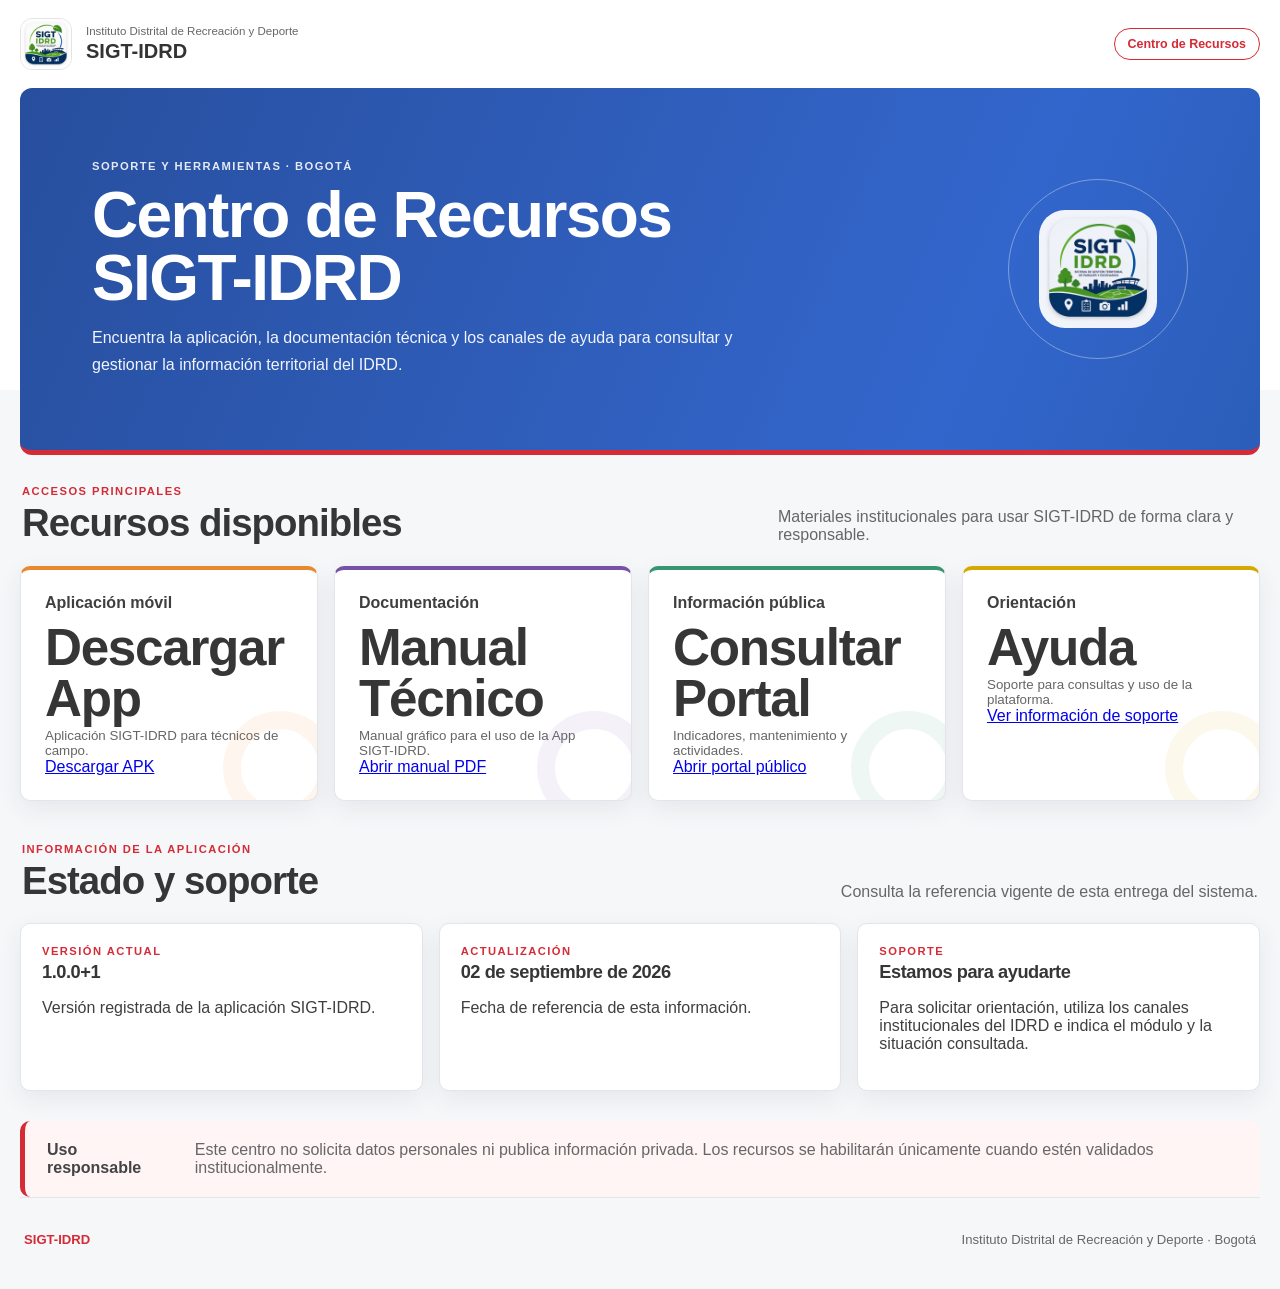
<file: recursos.html>
<!doctype html>
<html lang="es">
<head>
  <meta charset="utf-8">
  <meta name="viewport" content="width=device-width, initial-scale=1">
  <meta name="description" content="Centro de recursos del Sistema Integral de Gestión Territorial SIGT-IDRD.">
  <title>SIGT-IDRD | Centro de Recursos</title>
  <link rel="stylesheet" href="css/styles.css">
  <link rel="stylesheet" href="css/idrd-visual.css">
</head>
<body>
  <a class="skip-link" href="#contenido">Saltar al contenido</a>

  <header class="site-header">
    <div class="brand">
      <img class="brand-mark" style="width:52px;height:52px;padding:0;object-fit:cover;background:transparent;border-radius:12px" src="assets/branding/sigt_idrd_app_icon_1024.png" alt="Identidad visual SIGT-IDRD">
      <div>
        <p>Instituto Distrital de Recreación y Deporte</p>
        <strong>SIGT-IDRD</strong>
      </div>
    </div>
    <span class="public-badge">Centro de Recursos</span>
  </header>

  <main id="contenido">
    <section class="hero" aria-labelledby="titulo-recursos">
      <div>
        <p class="eyebrow">Soporte y herramientas · Bogotá</p>
        <h1 id="titulo-recursos">Centro de Recursos SIGT-IDRD</h1>
        <p>Encuentra la aplicación, la documentación técnica y los canales de ayuda para consultar y gestionar la información territorial del IDRD.</p>
      </div>
      <div class="hero-seal" aria-hidden="true">
        <img style="width:118px;height:118px;object-fit:cover;border-radius:26px;opacity:.94" src="assets/branding/sigt_idrd_app_icon_1024.png" alt="">
      </div>
    </section>

    <section class="page-section" aria-labelledby="recursos-disponibles">
      <div class="section-intro">
        <div>
          <p class="eyebrow">Accesos principales</p>
          <h2 id="recursos-disponibles">Recursos disponibles</h2>
        </div>
        <p>Materiales institucionales para usar SIGT-IDRD de forma clara y responsable.</p>
      </div>

      <div class="kpi-grid four">
        <article class="kpi-card orange">
          <span>Aplicación móvil</span>
          <strong>Descargar App</strong>
          <small>Aplicación SIGT-IDRD para técnicos de campo.</small>
          <a class="resource-action" href="https://github.com/Jhao21/sigt-idrd-portal/releases/download/campo-beta-v1/SIGT-IDRD_Campo_Beta_v1.apk" download>Descargar APK</a>
        </article>

        <article class="kpi-card blue">
          <span>Documentación</span>
          <strong>Manual Técnico</strong>
          <small>Manual gráfico para el uso de la App SIGT-IDRD.</small>
          <a class="resource-action" href="descargas/Manual_SIGT_IDRD_Tecnicos_Campo.pdf">Abrir manual PDF</a>
        </article>

        <article class="kpi-card green">
          <span>Información pública</span>
          <strong>Consultar Portal</strong>
          <small>Indicadores, mantenimiento y actividades.</small>
          <a class="resource-action" href="index.html">Abrir portal público</a>
        </article>

        <article class="kpi-card lime">
          <span>Orientación</span>
          <strong>Ayuda</strong>
          <small>Soporte para consultas y uso de la plataforma.</small>
          <a class="resource-action" href="#soporte">Ver información de soporte</a>
        </article>
      </div>

    </section>

    <section id="soporte" class="page-section" aria-labelledby="estado-recursos">
      <div class="section-intro">
        <div>
          <p class="eyebrow">Información de la aplicación</p>
          <h2 id="estado-recursos">Estado y soporte</h2>
        </div>
        <p>Consulta la referencia vigente de esta entrega del sistema.</p>
      </div>

      <div class="kpi-grid three">
        <article class="panel">
          <p class="eyebrow">Versión actual</p>
          <h3>1.0.0+1</h3>
          <p>Versión registrada de la aplicación SIGT-IDRD.</p>
        </article>
        <article class="panel">
          <p class="eyebrow">Actualización</p>
          <h3>02 de septiembre de 2026</h3>
          <p>Fecha de referencia de esta información.</p>
        </article>
        <article class="panel">
          <p class="eyebrow">Soporte</p>
          <h3>Estamos para ayudarte</h3>
          <p>Para solicitar orientación, utiliza los canales institucionales del IDRD e indica el módulo y la situación consultada.</p>
        </article>
      </div>
    </section>

    <aside class="privacy-note">
      <strong>Uso responsable</strong>
      <p>Este centro no solicita datos personales ni publica información privada. Los recursos se habilitarán únicamente cuando estén validados institucionalmente.</p>
    </aside>
  </main>

  <footer>
    <strong>SIGT-IDRD</strong>
    <p>Instituto Distrital de Recreación y Deporte · Bogotá</p>
  </footer>
</body>
</html>
</file>
<file: css/styles.css>
:root{--ink:#17302d;--muted:#60716d;--paper:#f3f5ef;--surface:#fff;--green:#007a58;--dark:#075543;--lime:#bdd532;--orange:#ee9c36;--blue:#3186a5;--line:#dce4dc;--shadow:0 18px 48px rgba(19,54,46,.09)}*{box-sizing:border-box}html{scroll-behavior:smooth}body{margin:0;color:var(--ink);background:var(--paper);font-family:Inter,"Segoe UI",Arial,sans-serif}.skip-link{position:absolute;left:-999px;top:8px;padding:10px;background:#fff;z-index:9999}.skip-link:focus{left:8px}.site-header,main,footer{width:min(1440px,calc(100% - 40px));margin:auto}.site-header{min-height:88px;display:flex;align-items:center;justify-content:space-between;gap:20px}.brand{display:flex;align-items:center;gap:14px}.brand-mark{padding:13px 10px;color:#fff;background:var(--green);border-radius:4px 16px;font-weight:900}.brand p{margin:0;color:var(--muted);font-size:.72rem}.brand strong{display:block;margin-top:3px;font-size:1.25rem}.public-badge{padding:8px 13px;color:var(--dark);border:1px solid var(--green);border-radius:99px;font-size:.78rem;font-weight:750}.hero{min-height:285px;padding:clamp(34px,6vw,72px);display:flex;align-items:center;justify-content:space-between;overflow:hidden;color:#fff;background:linear-gradient(120deg,#064b3c,#007a58 70%,#129571);border-radius:28px;box-shadow:var(--shadow)}.hero>div:first-child{max-width:780px}.eyebrow{margin:0;color:var(--green);font-size:.7rem;font-weight:850;letter-spacing:.13em;text-transform:uppercase}.hero .eyebrow{color:#dced89}.hero h1{margin:12px 0;max-width:750px;font:800 clamp(2.2rem,5vw,4.7rem)/.98 Georgia,serif;letter-spacing:-.045em}.hero p:last-child{max-width:650px;margin-bottom:0;color:#daebe5;line-height:1.65}.hero-seal{width:180px;height:180px;flex:none;display:grid;place-items:center;border:1px solid #ffffff55;border-radius:50%;box-shadow:inset 0 0 0 24px #ffffff0d;font:italic 700 1.1rem Georgia,serif}.section-nav{position:sticky;top:8px;z-index:900;width:max-content;max-width:100%;margin:20px auto;padding:6px;display:flex;gap:4px;background:#fffffff0;border:1px solid var(--line);border-radius:14px;box-shadow:var(--shadow);backdrop-filter:blur(10px)}.nav-tab{min-height:42px;padding:0 24px;color:var(--muted);background:transparent;border:0;border-radius:9px;font-weight:750;cursor:pointer}.nav-tab:hover{color:var(--dark);background:#edf3ee}.nav-tab.active{color:#fff;background:var(--green)}button:focus-visible,input:focus-visible{outline:3px solid #3186a555;outline-offset:2px}.page-section{padding:26px 0 12px}.page-section[hidden]{display:none}.section-intro{margin:4px 2px 22px;display:flex;align-items:end;justify-content:space-between;gap:24px}.section-intro h2{margin:6px 0 0;font:800 clamp(1.8rem,3vw,2.7rem)/1.05 Georgia,serif}.section-intro>p{max-width:480px;margin:0;color:var(--muted)}.kpi-grid{display:grid;gap:16px}.four{grid-template-columns:repeat(4,1fr)}.three{grid-template-columns:repeat(3,1fr)}.two{grid-template-columns:repeat(2,1fr);max-width:720px}.compact{margin:14px 0 20px}.kpi-card{min-height:164px;padding:24px;overflow:hidden;position:relative;color:var(--green);background:#fff;border:1px solid var(--line);border-radius:18px}.kpi-card:after{content:"";width:78px;height:78px;position:absolute;right:-20px;bottom:-25px;border:18px solid currentColor;border-radius:50%;opacity:.12}.kpi-card span,.kpi-card small{display:block;color:var(--muted)}.kpi-card span{color:var(--ink);font-weight:800}.kpi-card strong{display:block;margin:10px 0 4px;font:800 clamp(2.1rem,4vw,3.35rem)/1 Georgia,serif}.orange{color:var(--orange)}.green{color:var(--green)}.blue{color:var(--blue)}.lime{color:#819514}.privacy-note{margin-top:18px;padding:20px 22px;display:flex;gap:25px;color:var(--dark);background:#e7f0e9;border-left:5px solid var(--green);border-radius:10px}.privacy-note p{margin:0;color:var(--muted)}.filter-panel{padding:20px;display:grid;grid-template-columns:repeat(5,minmax(125px,1fr));gap:12px;align-items:end;background:#fff;border:1px solid var(--line);border-radius:18px;box-shadow:var(--shadow)}.activities-filters{grid-template-columns:repeat(6,minmax(110px,1fr))}.filter-panel label{display:grid;gap:7px;color:var(--muted);font-size:.76rem;font-weight:750}.filter-panel input,.filter-panel button{min-height:43px;border-radius:9px;font:inherit}.filter-panel input{width:100%;padding:0 11px;color:var(--ink);background:#fafbf8;border:1px solid var(--line)}.filter-panel input:disabled{background:#eef0ec}.filter-actions{display:flex;gap:8px;grid-column:1/-1;justify-content:flex-end}.filter-panel button{padding:0 18px;color:#fff;background:var(--green);border:0;cursor:pointer;font-weight:750}.filter-panel .secondary{color:var(--dark);background:#e7efea}.scope-note,.map-note{color:var(--muted);font-size:.78rem}.analytics-layout{display:grid;grid-template-columns:minmax(0,1.25fr) minmax(380px,.85fr);gap:18px}.panel{min-width:0;padding:21px;background:#fff;border:1px solid var(--line);border-radius:19px;box-shadow:var(--shadow)}.panel h3{margin:4px 0 8px;font-size:1.14rem}.panel-heading{display:flex;justify-content:space-between;gap:12px}.panel-heading>span{height:max-content;padding:6px 9px;color:var(--muted);background:var(--paper);border-radius:20px;font-size:.7rem}.map{height:590px;margin-top:14px;border-radius:13px;background:#dce7df}.chart-column{display:grid;gap:18px}.chart{height:250px}.three-charts .chart{height:190px}.status{min-height:24px;margin:18px 3px;color:var(--muted);font-size:.86rem}.status.error{color:#a43e31}footer{padding:34px 4px 42px;display:flex;justify-content:space-between;color:var(--muted);font-size:.82rem}footer strong{color:var(--green)}footer p{margin:0}@media(max-width:1050px){.four{grid-template-columns:repeat(2,1fr)}.filter-panel,.activities-filters{grid-template-columns:repeat(3,1fr)}.analytics-layout{grid-template-columns:1fr}.map{height:420px}.chart-column{grid-template-columns:repeat(2,1fr)}.three-charts{grid-template-columns:repeat(3,1fr)}}@media(max-width:720px){.site-header,main,footer{width:calc(100% - 24px)}.site-header{min-height:74px}.brand p,.public-badge{display:none}.hero{min-height:340px;padding:32px 24px;align-items:flex-start;position:relative}.hero-seal{position:absolute;right:-42px;bottom:-42px;width:160px;height:160px}.section-nav{width:100%}.nav-tab{flex:1;padding:0 8px}.section-intro{display:block}.section-intro>p{margin-top:10px}.three,.filter-panel,.activities-filters{grid-template-columns:repeat(2,1fr)}.chart-column,.three-charts{grid-template-columns:1fr}.chart,.three-charts .chart{height:245px}}@media(max-width:460px){.four,.three,.two,.filter-panel,.activities-filters{grid-template-columns:1fr}.hero h1{font-size:2.4rem}.map{height:350px}.filter-actions{display:grid}}
</file>
<file: css/idrd-visual.css>
:root {
  --ink: #3f3f3f;
  --muted: #666666;
  --paper: #f6f7f9;
  --surface: #ffffff;
  --green: #3366cc;
  --dark: #2454a6;
  --blue: #3366cc;
  --red-idrd: #d52b36;
  --purple-idrd: #7651a8;
  --orange-idrd: #e8882f;
  --green-idrd: #37966f;
  --yellow-idrd: #d6a900;
  --line: #e2e5e9;
  --shadow: 0 8px 24px rgba(33, 48, 69, 0.08);
}

body {
  color: var(--ink);
  background: linear-gradient(#ffffff 0, #ffffff 390px, var(--paper) 390px);
  font-family: Arial, Helvetica, sans-serif;
}

h1, h2, h3, .hero h1, .section-intro h2, .kpi-card strong {
  color: #363636;
  font-family: Arial, Helvetica, sans-serif;
  letter-spacing: -0.025em;
}

.site-header { background: #ffffff; }
.brand strong { color: #333333; }
.brand-mark { border: 1px solid #e4e4e4; box-shadow: none !important; }
.public-badge { color: var(--red-idrd); border-color: var(--red-idrd); }

.hero {
  color: #ffffff;
  background: linear-gradient(112deg, #284f9e 0%, #3366cc 76%, #2b5db9 100%);
  border-radius: 12px;
  box-shadow: none;
  border-bottom: 5px solid var(--red-idrd);
}

.hero h1 { color: #ffffff; }
.hero .eyebrow { color: #ffffff; opacity: 0.88; }
.hero p:last-child { color: #f2f5ff; }
.hero-seal { border-color: rgba(255,255,255,.36); box-shadow: none; }
.hero-seal img { box-shadow: none !important; }

.section-nav {
  background: rgba(255,255,255,.97);
  border-color: #dfe3ea;
  border-radius: 8px;
  box-shadow: 0 5px 18px rgba(38,61,96,.1);
}
.nav-tab { color: #555555; border-radius: 5px; }
.nav-tab:hover { color: var(--dark); background: #edf2fc; }
.nav-tab.active { color: #ffffff; background: var(--blue); }

.eyebrow { color: var(--red-idrd); }
.section-intro > p, .scope-note, .map-note, .status { color: var(--muted); }
.panel, .kpi-card, .filter-panel {
  background: #ffffff;
  border-color: var(--line);
  border-radius: 10px;
  box-shadow: var(--shadow);
}
.kpi-card { border-top: 4px solid currentColor; }
.kpi-card.orange { color: var(--orange-idrd); }
.kpi-card.green { color: var(--green-idrd); }
.kpi-card.blue { color: var(--purple-idrd); }
.kpi-card.lime { color: var(--yellow-idrd); }
.kpi-card::after { opacity: .08; }
.filter-panel input, .filter-panel select { color: #444444; background: #ffffff; border: 1px solid #cfd5dc; }
.filter-panel select { width: 100%; min-height: 43px; padding: 0 32px 0 11px; border-radius: 9px; font: inherit; }
.filter-panel button { background: var(--blue); }
.filter-panel button:hover { background: var(--dark); }
.filter-panel .secondary { color: var(--dark); background: #eaf0fb; }
.privacy-note { color: #444444; background: #fff5f5; border-left-color: var(--red-idrd); }
.panel-heading > span { color: #5f5f5f; background: #f0f2f5; }
.map { border: 1px solid #d9dde2; border-radius: 8px; }

footer { border-top: 1px solid var(--line); }
footer strong { color: var(--red-idrd); }

.park-selector { display: grid; grid-template-columns: minmax(180px, 260px) minmax(260px, 620px); align-items: center; gap: 16px; margin-bottom: 18px; }
.park-selector label { font-weight: 700; color: #444444; }
.park-selector select { min-height: 46px; padding: 0 38px 0 12px; color: #444444; background: #ffffff; border: 1px solid #cfd5dc; border-radius: 7px; font: inherit; }
.park-empty { padding: 32px; color: var(--muted); text-align: center; }
.park-identity { display: flex; justify-content: space-between; align-items: center; gap: 28px; margin-bottom: 18px; }
.park-identity h3 { margin: 6px 0; font-size: clamp(1.5rem, 3vw, 2.25rem); }
.park-identity p { margin: 0; }
.park-identity dl { display: grid; grid-template-columns: repeat(2, minmax(150px, 1fr)); gap: 12px; min-width: min(100%, 390px); margin: 0; }
.park-identity dl div { padding: 13px 15px; background: var(--paper); border-radius: 7px; }
.park-identity dt { color: var(--muted); font-size: .76rem; font-weight: 700; }
.park-identity dd { margin: 5px 0 0; color: #333333; font-weight: 700; }
.coming-soon { font-size: clamp(1.25rem, 2.4vw, 1.8rem) !important; }
#reporte-parque .kpi-card { min-height: 118px; padding: 16px; }
#reporte-parque .kpi-card strong { font-size: clamp(1.65rem, 2.5vw, 2.35rem); }
.park-report-block { margin-top: 24px; }
.compact-intro { margin-bottom: 10px; }
.compact-intro h3 { margin: 5px 0 0; font-size: 1.55rem; }
#reporte-parque .compact-intro h3 { font-size: 1.25rem; }
#reporte-parque .park-chart-grid { display: flex; gap: 14px; flex-wrap: nowrap; align-items: stretch; }
#reporte-parque .park-chart-grid > .panel { flex: 1 1 0; min-width: 0; }
.park-chart-grid .panel { min-height: 220px; padding: 16px; display: flex; flex-direction: column; }
.park-chart-grid .panel h3 { margin: 0 0 2px; min-height: 36px; }
#reporte-parque .park-chart-grid .panel h3 { font-size: 15px; }
.park-chart-grid .chart { height: 175px; flex: 1; }
#reporte-parque .park-detail-grid { display: flex; gap: 14px; flex-wrap: nowrap; margin-top: 24px; align-items: stretch; }
#reporte-parque .park-detail-grid > .panel { flex: 1 1 0; min-width: 0; }
.park-detail { min-width: 0; height: 100%; padding: 16px; }
.park-detail h3 { margin-top: 0; }
.table-wrap { overflow-x: auto; }
.public-table { width: 100%; border-collapse: collapse; font-size: .86rem; }
#reporte-parque .public-table { font-size: 11px; }
.public-table th, .public-table td { padding: 11px 12px; border-bottom: 1px solid var(--line); text-align: left; vertical-align: top; }
#reporte-parque .public-table th, #reporte-parque .public-table td { padding: 8px 9px; }
#reporte-parque .public-table th { font-size: 11px; font-weight: 600; }
.public-table th { color: #444444; background: #f5f6f8; white-space: nowrap; }
.public-table td { color: #555555; }
.table-empty { margin: 16px 0 4px; color: var(--muted); }
.evidence-coming { min-height: 34px; padding: 0 12px; color: #70757d; background: #eef0f3; border: 1px solid #d7dbe1; border-radius: 6px; font: inherit; font-size: .78rem; font-weight: 700; cursor: not-allowed; }
#reporte-parque .evidence-coming { font-size: 11px; }
.evidence-view { min-height: 34px; padding: 0 12px; color: #ffffff; background: var(--blue); border: 1px solid var(--blue); border-radius: 6px; font: inherit; font-size: 11px; font-weight: 700; cursor: pointer; }
.evidence-view:hover { background: var(--dark); border-color: var(--dark); }

@media(max-width:720px){.park-selector{grid-template-columns:1fr}.park-identity{display:block}.park-identity dl{margin-top:18px}.section-nav{overflow-x:auto}.nav-tab{min-width:max-content}.park-report-block,.park-detail-grid{margin-top:18px}}
@media(max-width:600px){#reporte-parque .park-chart-grid,#reporte-parque .park-detail-grid{flex-direction:column}}
@media(max-width:460px){.park-identity dl{grid-template-columns:1fr}}
</file>
